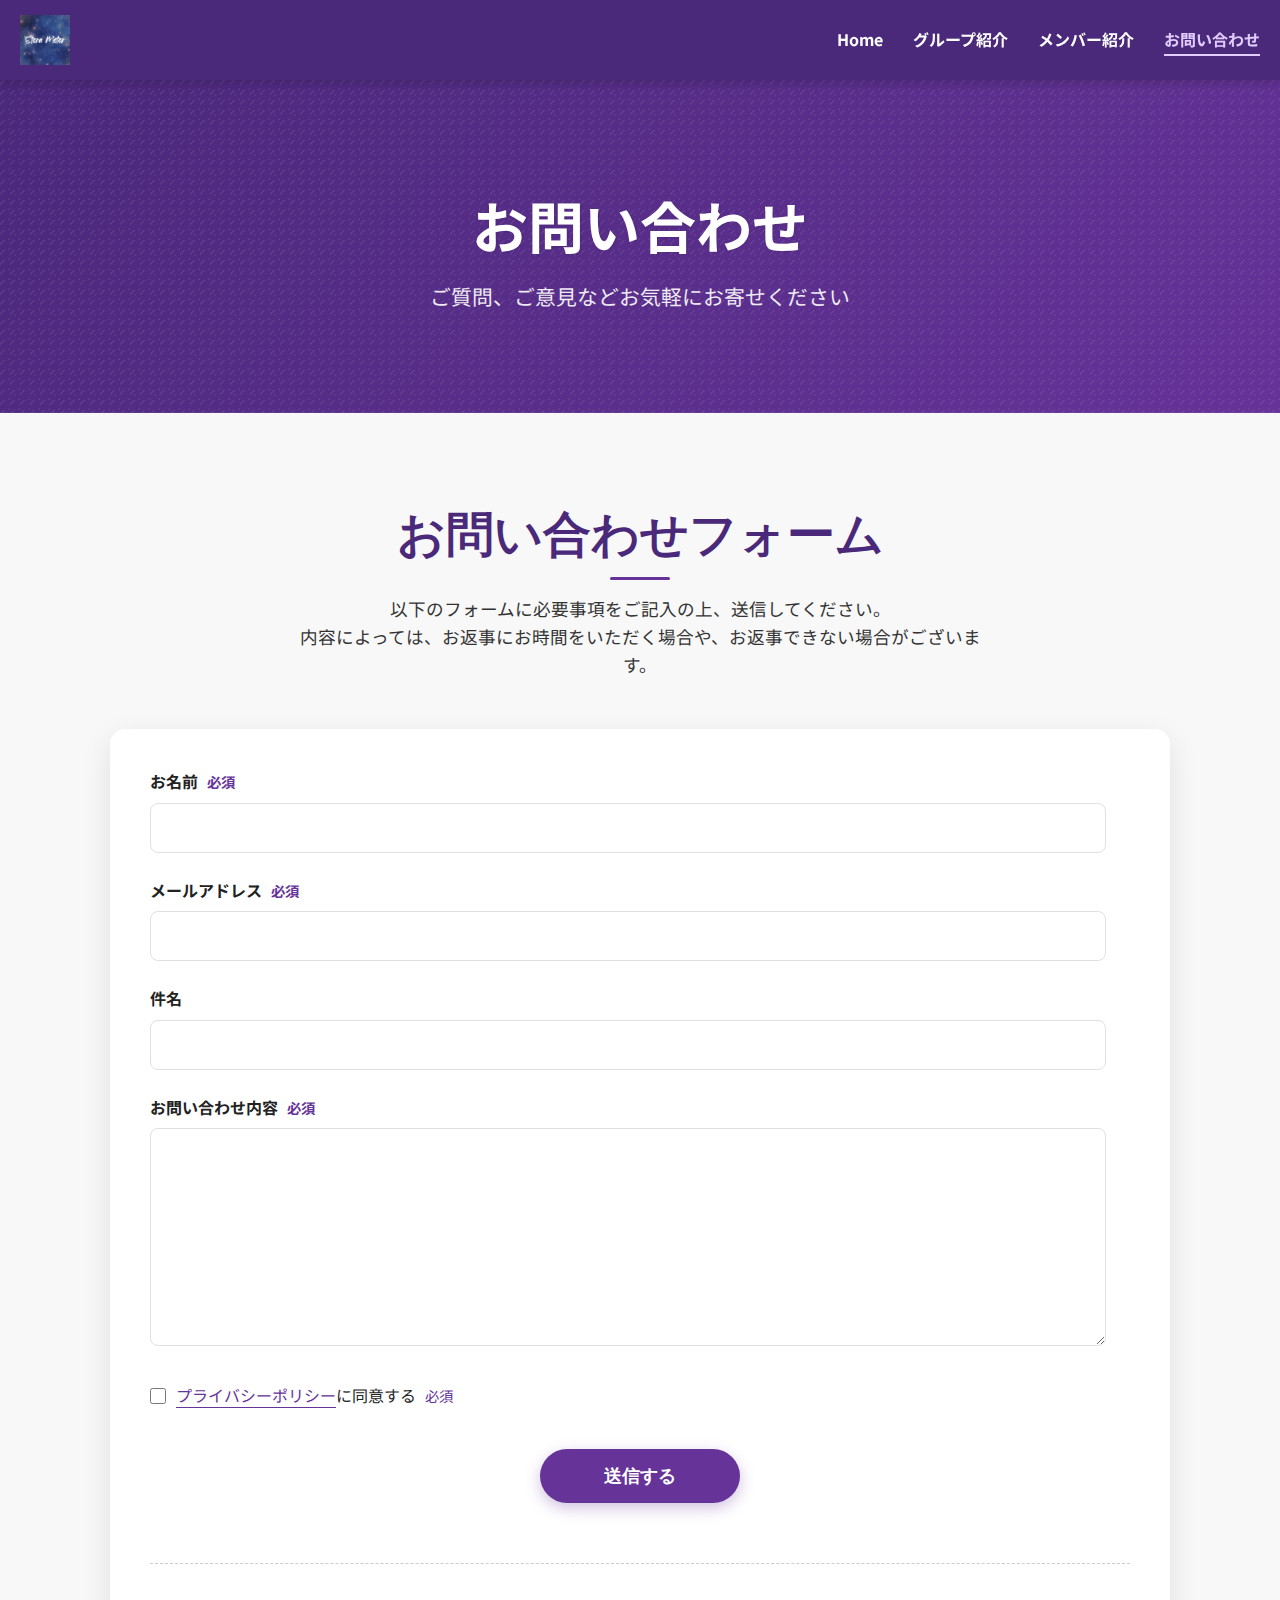
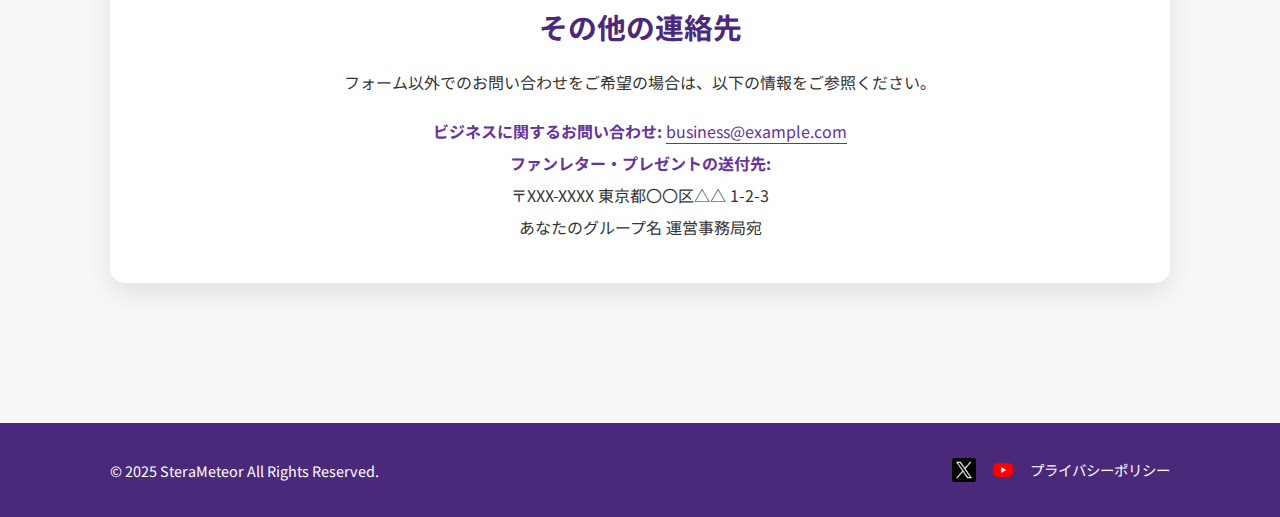
<file: contact.html>
<!DOCTYPE html>
<html lang="ja">
<head>
    <meta charset="UTF-8">
    <meta name="viewport" content="width=device-width, initial-scale=1.0">
    <title>お問い合わせ | SteraMeteor</title>
    <link rel="stylesheet" href="css/style.css">
    <link href="https://fonts.googleapis.com/css2?family=Noto+Sans+JP:wght@400;700&family=Playfair+Display:wght@700&display=swap" rel="stylesheet">
    <link rel="icon" href="images/common/favicon.png" type="image/png">
</head>
<body>

    <header>
        <div class="logo-area">
            <a href="index.html">
                <img src="images/common/logo.png" alt="グループ名 ロゴ">
            </a>
        </div>
        <nav>
            <ul>
                <li><a href="index.html">Home</a></li>
                <li><a href="about.html">グループ紹介</a></li>
                <li><a href="members.html">メンバー紹介</a></li>
                <li><a href="contact.html" class="active">お問い合わせ</a></li> </ul>
        </nav>
    </header>

    <main>
        <section class="hero-sub">
            <h1>お問い合わせ</h1>
            <p>ご質問、ご意見などお気軽にお寄せください</p>
        </section>

        <section class="contact-section">
            <div class="container">
                <h2 class="section-title fade-in-up">お問い合わせフォーム</h2>
                <p class="section-description fade-in-up">
                    以下のフォームに必要事項をご記入の上、送信してください。<br>
                    内容によっては、お返事にお時間をいただく場合や、お返事できない場合がございます。
                </p>
                <div class="content-box fade-in-up">
                    <div id="form-message" class="form-notification" style="display: none;"></div>

                    <form id="contactForm" class="contact-form">
                        <div class="form-group">
                            <label for="name">お名前 <span class="required">必須</span></label>
                            <input type="text" id="name" required>
                        </div>
                        <div class="form-group">
                            <label for="email">メールアドレス <span class="required">必須</span></label>
                            <input type="email" id="email" required>
                        </div>
                        <div class="form-group">
                            <label for="subject">件名</label>
                            <input type="text" id="subject">
                        </div>
                        <div class="form-group">
                            <label for="message">お問い合わせ内容 <span class="required">必須</span></label>
                            <textarea id="message" rows="8" required></textarea>
                        </div>

                        <div class="privacy-agreement">
                            <input type="checkbox" id="privacyConsent" required>
                            <label for="privacyConsent">
                                <a href="privacy.html" target="_blank">プライバシーポリシー</a>に同意する <span class="required">必須</span>
                            </label>
                        </div>

                        <button type="submit" class="submit-btn">送信する</button>
                    </form>

                    <div class="contact-info">
                        <h3>その他の連絡先</h3>
                        <p>フォーム以外でのお問い合わせをご希望の場合は、以下の情報をご参照ください。</p>
                        <ul>
                            <li><strong>ビジネスに関するお問い合わせ:</strong>
                                <a href="mailto:business@example.com">business@example.com</a></li>
                            <li><strong>ファンレター・プレゼントの送付先:</strong><br>
                                〒XXX-XXXX 東京都〇〇区△△ 1-2-3<br>
                                あなたのグループ名 運営事務局宛
                            </li>
                        </ul>
                    </div>
                </div>
            </div>
        </section>
    </main>

    <footer>
        <div class="container">
            <p>© 2025 SteraMeteor All Rights Reserved.</p>
            <div class="footer-sns">
                <a href="#" target="_blank" aria-label="X（旧Twitter）"><img src="images/common/icon-x.png" alt="Xアイコン"></a>
                <a href="#" target="_blank" aria-label="YouTube"><img src="images/common/icon-youtube.png" alt="YouTubeアイコン"></a>
                <a href="privacy.html" class="privacy-link">プライバシーポリシー</a>
            </div>
        </div>
    </footer>

    <script src="https://ajax.googleapis.com/ajax/libs/jquery/3.7.1/jquery.min.js"></script>
    <script src="js/script.js"></script>
</body>
</html>
</file>
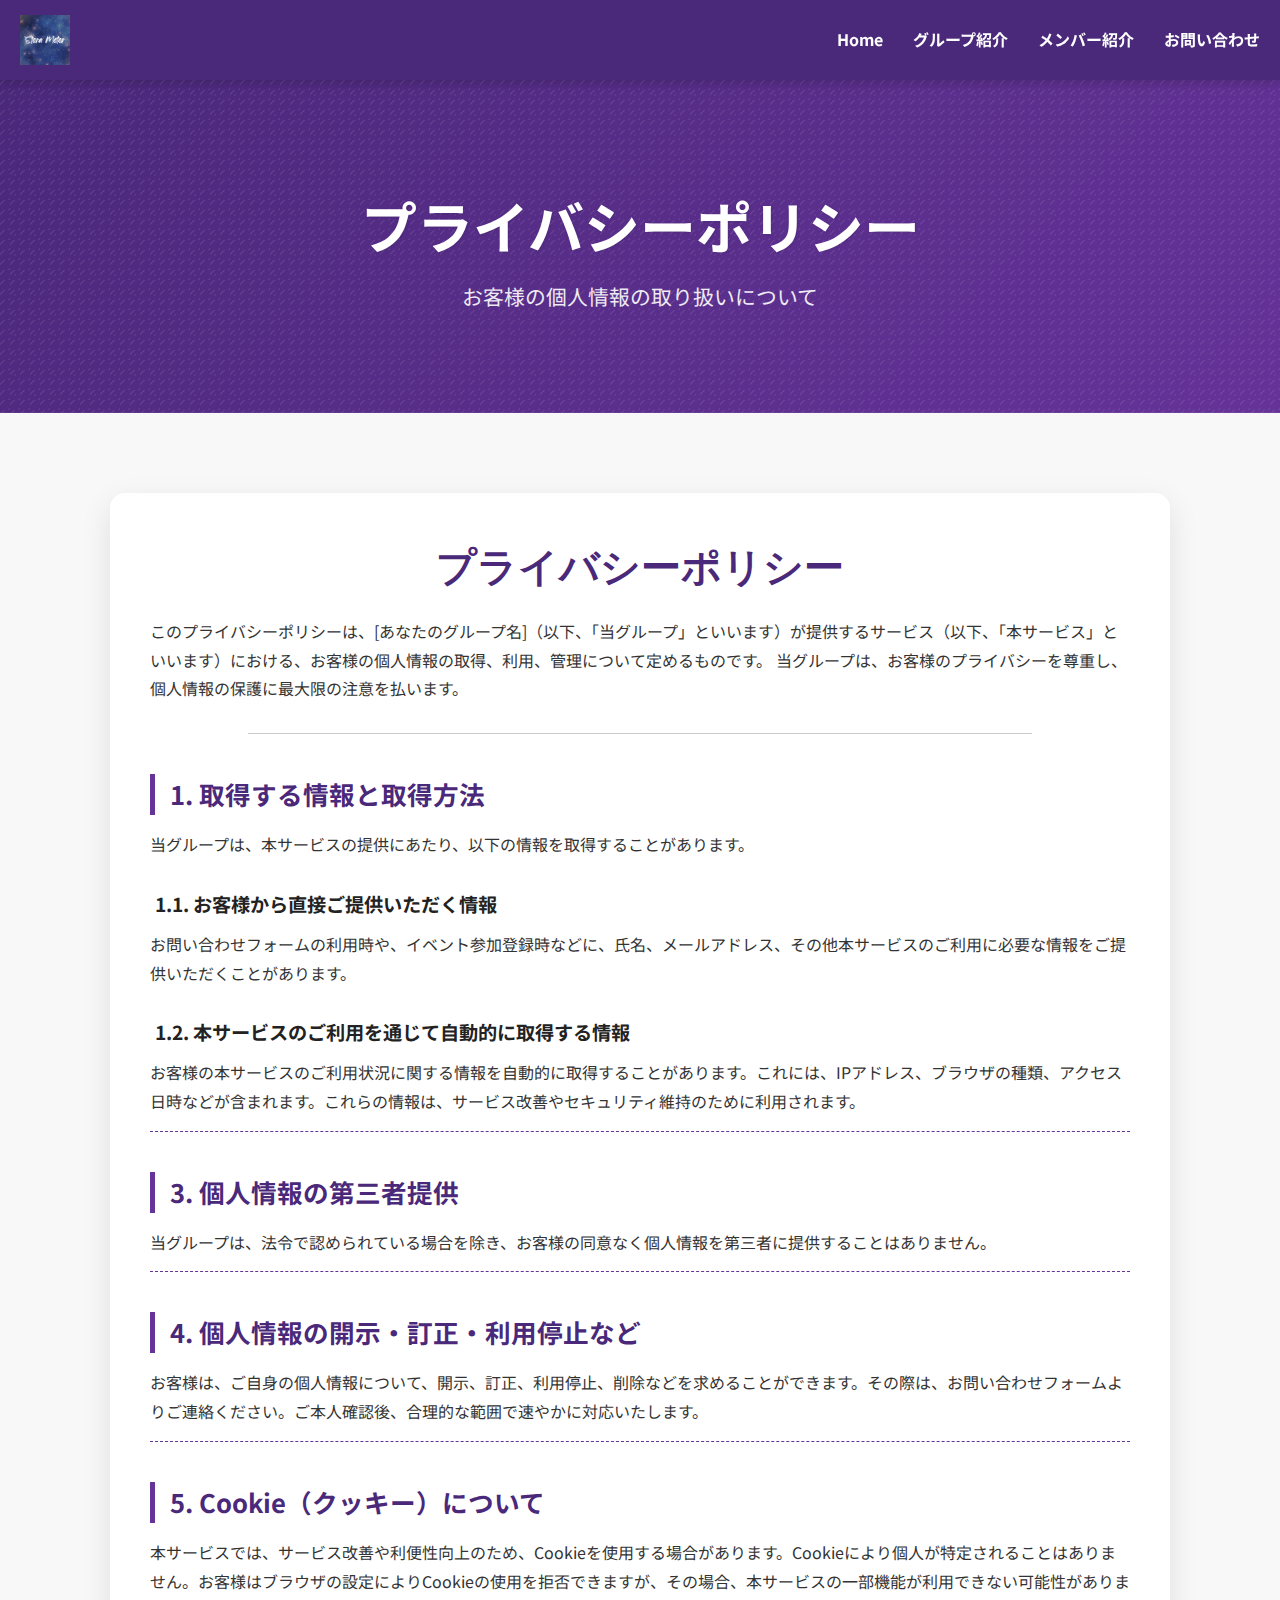
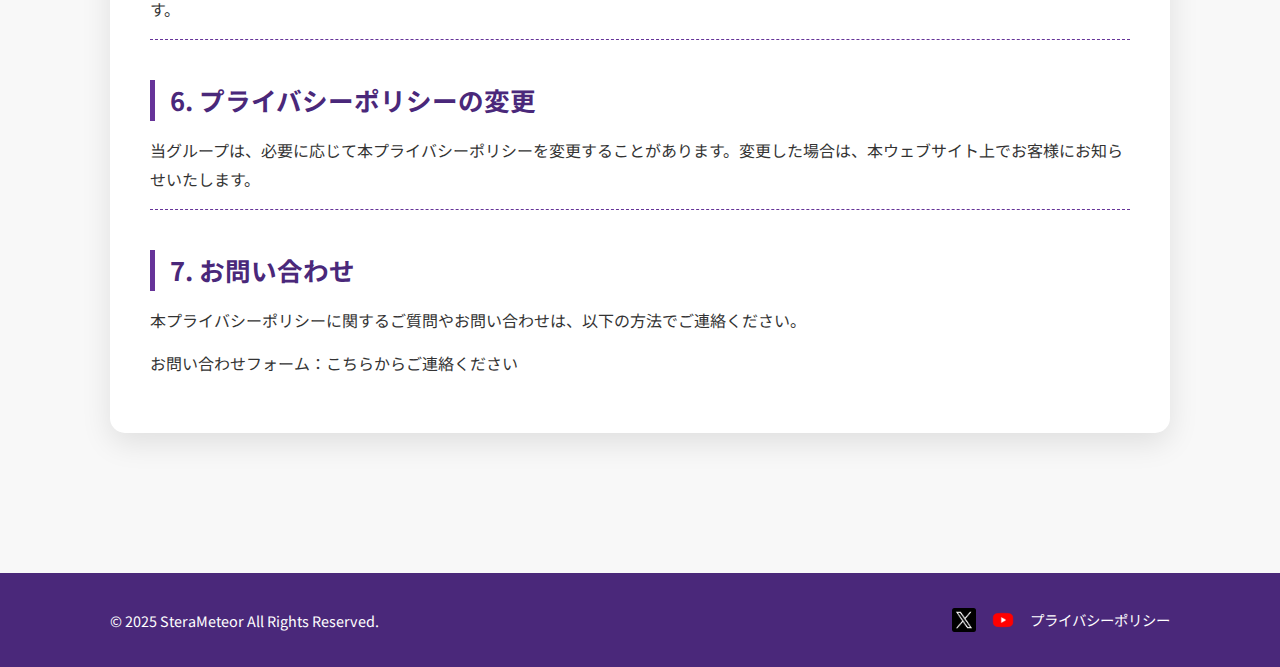
<file: privacy.html>
<!DOCTYPE html>
<html lang="ja">
<head>
    <meta charset="UTF-8">
    <meta name="viewport" content="width=device-width, initial-scale=1.0">
    <title>プライバシーポリシー | SteraMeteor</title>
    <link rel="stylesheet" href="css/style.css">
    <link href="https://fonts.googleapis.com/css2?family=Noto+Sans+JP:wght@400;700&family=Playfair+Display:wght@700&display=swap" rel="stylesheet">
    <link rel="icon" href="images/common/favicon.png" type="image/png">
</head>
<body>

    <header>
        <div class="logo-area">
            <a href="index.html">
                <img src="images/common/logo.png" alt="グループ名 ロゴ">
            </a>
        </div>
        <nav>
            <ul>
                <li><a href="index.html">Home</a></li>
                <li><a href="about.html">グループ紹介</a></li>
                <li><a href="members.html">メンバー紹介</a></li>
                <li><a href="contact.html">お問い合わせ</a></li> </ul>
        </nav>
    </header>

    <main>
        <section class="hero-sub">
            <h1>プライバシーポリシー</h1>
            <p>お客様の個人情報の取り扱いについて</p>
        </section>

        <section class="privacy-policy-section">
            <div class="container">
                <div class="content-box fade-in-up">
                    <h2 class="privacy-title">プライバシーポリシー</h2>
                    <p class="privacy-text">
                        このプライバシーポリシーは、[あなたのグループ名]（以下、「当グループ」といいます）が提供するサービス（以下、「本サービス」といいます）における、お客様の個人情報の取得、利用、管理について定めるものです。
                        当グループは、お客様のプライバシーを尊重し、個人情報の保護に最大限の注意を払います。
                    </p>
                    <div class="thin-hr"></div>

                    <h3 class="privacy-subtitle">1. 取得する情報と取得方法</h3>
                    <p class="privacy-text">
                        当グループは、本サービスの提供にあたり、以下の情報を取得することがあります。
                    </p>
                    <h4 class="privacy-sub-sub-title">1.1. お客様から直接ご提供いただく情報</h4>
                    <p class="privacy-text">
                        お問い合わせフォームの利用時や、イベント参加登録時などに、氏名、メールアドレス、その他本サービスのご利用に必要な情報をご提供いただくことがあります。
                    </p>
                    <h4 class="privacy-sub-sub-title">1.2. 本サービスのご利用を通じて自動的に取得する情報</h4>
                    <p class="privacy-text">
                        お客様の本サービスのご利用状況に関する情報を自動的に取得することがあります。これには、IPアドレス、ブラウザの種類、アクセス日時などが含まれます。これらの情報は、サービス改善やセキュリティ維持のために利用されます。
                    </p>
                    <div class="dotted-hr"></div>

                    <h3 class="privacy-subtitle">3. 個人情報の第三者提供</h3>
                    <p class="privacy-text">
                        当グループは、法令で認められている場合を除き、お客様の同意なく個人情報を第三者に提供することはありません。
                    </p>
                    <div class="dotted-hr"></div>

                    <h3 class="privacy-subtitle">4. 個人情報の開示・訂正・利用停止など</h3>
                    <p class="privacy-text">
                        お客様は、ご自身の個人情報について、開示、訂正、利用停止、削除などを求めることができます。その際は、お問い合わせフォームよりご連絡ください。ご本人確認後、合理的な範囲で速やかに対応いたします。
                    </p>
                    <div class="dotted-hr"></div>

                    <h3 class="privacy-subtitle">5. Cookie（クッキー）について</h3>
                    <p class="privacy-text">
                        本サービスでは、サービス改善や利便性向上のため、Cookieを使用する場合があります。Cookieにより個人が特定されることはありません。お客様はブラウザの設定によりCookieの使用を拒否できますが、その場合、本サービスの一部機能が利用できない可能性があります。
                    </p>
                    <div class="dotted-hr"></div>

                    <h3 class="privacy-subtitle">6. プライバシーポリシーの変更</h3>
                    <p class="privacy-text">
                        当グループは、必要に応じて本プライバシーポリシーを変更することがあります。変更した場合は、本ウェブサイト上でお客様にお知らせいたします。
                    </p>
                    <div class="dotted-hr"></div>

                    <h3 class="privacy-subtitle">7. お問い合わせ</h3>
                    <p class="privacy-text">
                        本プライバシーポリシーに関するご質問やお問い合わせは、以下の方法でご連絡ください。
                    </p>
                    <p class="privacy-text">
                        お問い合わせフォーム：<a href="contact.html">こちらからご連絡ください</a>
                    </p>
                </div>
            </div>
        </section>
    </main>

    <footer>
        <div class="container">
            <p>© 2025 SteraMeteor All Rights Reserved.</p>
            <div class="footer-sns">
                <a href="#" target="_blank" aria-label="X（旧Twitter）"><img src="images/common/icon-x.png" alt="Xアイコン"></a>
                <a href="#" target="_blank" aria-label="YouTube"><img src="images/common/icon-youtube.png" alt="YouTubeアイコン"></a>
                <a href="privacy.html" class="privacy-link">プライバシーポリシー</a>
            </div>
        </div>
    </footer>

    <script src="https://ajax.googleapis.com/ajax/libs/jquery/3.7.1/jquery.min.js"></script>
    <script src="js/script.js"></script>
</body>
</html>
</file>
<file: css/style.css>
/*
 * style.css - あなたのグループ名 公式サイト用CSS
 * 最終更新日: 2025年6月7日
 */

/* 0. CSS変数 (カラーパレットなど) */
:root {
    --main-purple: #663399; /* メインカラー (紫) */
    --dark-purple: #4a287a; /* 濃い紫 (ホバーや強調用) */
    --light-purple: #e0ccff; /* 薄い紫 (背景やアクセント用) */
    --text-color: #333333; /* 基本のテキスト色 */
    --heading-color: #222222; /* 見出しの色 */
    --white: #ffffff; /* 白 */
    --light-gray: #cccccc; /* 薄いグレー (区切り線など) */
    --light-gray-bg: #f8f8f8; /* セクション背景色 */
    --border-color: #e0e0e0; /* 入力欄のボーダー色 */
    --input-bg: #ffffff; /* 入力欄の背景色 */
    --shadow-light: rgba(0, 0, 0, 0.1); /* 薄い影 */
    --shadow-medium: rgba(0, 0, 0, 0.2); /* 中くらいの影 */

    /* 新しい幾何学模様の変数 */
    --geometric-pattern-color-1: rgba(255, 255, 255, 0.08); /* パターン1の色 (薄い白) */
    --geometric-pattern-color-2: rgba(255, 255, 255, 0.05); /* さらに薄い白 */

    /* フォームメッセージの色 */
    --success-bg: #d4edda; /* 成功時の背景色 */
    --success-text: #155724; /* 成功時の文字色 */
    --success-border: #c3e6cb;
    --error-bg: #f8d7da; /* エラー時の背景色 */
    --error-text: #721c24; /* エラー時の文字色 */
    --error-border: #f5c6cb;
}

/* 1. 全体設定とリセット */
*, *::before, *::after {
    box-sizing: border-box;
    margin: 0;
    padding: 0;
}

html {
    scroll-behavior: smooth; /* スムーズスクロールを有効に */
}

body {
    font-family: 'Noto Sans JP', sans-serif;
    line-height: 1.6;
    color: var(--text-color);
    background-color: var(--light-gray-bg); /* 全体の背景色 */
}

a {
    text-decoration: none;
    color: inherit;
}

img {
    max-width: 100%;
    height: auto;
    display: block;
}

.container {
    max-width: 1100px;
    margin: 0 auto;
    padding: 0 20px;
}

/* --- 新しく追加するボックスデザインのクラス --- */
.content-box {
    background-color: var(--white); /* 白い背景 */
    border-radius: 15px; /* 角を丸める */
    box-shadow: 0 10px 30px var(--shadow-light); /* 影をつける */
    padding: 40px; /* 内側の余白 */
    margin-bottom: 60px; /* 下方向のマージン */
}
/* コンテナの中央配置と幅制限を content-box に移す場合 */
.content-box.container {
    max-width: 900px; /* コンテンツボックスの最大幅 */
    /* paddingはデフォルトで適用されるので、ここでは上書きしない */
}
/* content-box が container クラスと併用される場合、container のパディングを上書き */
.content-box.container:not([class*="padding-"]) {
    padding-left: 40px;
    padding-right: 40px;
}


/* 2. ヘッダー */
header {
    background-color: var(--dark-purple);
    color: var(--white);
    padding: 15px 0;
    display: flex;
    justify-content: space-between;
    align-items: center;
    position: sticky;
    top: 0;
    z-index: 1000;
    box-shadow: 0 2px 10px var(--shadow-medium);
}

header .logo-area {
    padding-left: 20px;
}

header .logo-area img {
    height: 50px; /* ロゴの高さ */
}

header nav ul {
    list-style: none;
    display: flex;
    padding-right: 20px;
}

header nav ul li {
    margin-left: 30px;
}

header nav ul li a {
    color: var(--white);
    font-weight: 700;
    padding: 5px 0;
    position: relative;
    transition: color 0.3s ease;
}

header nav ul li a::after {
    content: '';
    position: absolute;
    left: 0;
    bottom: 0;
    width: 0;
    height: 2px;
    background-color: var(--light-purple);
    transition: width 0.3s ease;
}

header nav ul li a:hover::after,
header nav ul li a.active::after {
    width: 100%;
}

header nav ul li a:hover {
    color: var(--light-purple);
}

header nav ul li a.active {
    color: var(--light-purple);
}

/* 3. ヒーローセクション (トップページ) */
.hero-section {
    /* 幾何学模様 1: 斜めストライプ */
    background:
        repeating-linear-gradient(
            -45deg,
            var(--geometric-pattern-color-1) 0,
            var(--geometric-pattern-color-1) 2px,
            transparent 2px,
            transparent 10px
        ),
        /* 幾何学模様 2: ドット */
        radial-gradient(
            circle at center,
            var(--geometric-pattern-color-2) 1px,
            transparent 1px
        ),
        /* メインのグラデーション */
        linear-gradient(135deg, var(--dark-purple) 0%, var(--main-purple) 100%);
    background-size:
        10px 10px, /* 斜めストライプのサイズ */
        20px 20px, /* ドットのサイズ */
        cover; /* グラデーションのサイズ */
    background-position:
        0 0, /* パターン1の開始位置 */
        5px 5px, /* パターン2の開始位置 (ずらすことで重なりを調整) */
        center center; /* グラデーションの開始位置 */
    color: var(--white);
    text-align: center;
    padding: 150px 20px;
    display: flex;
    flex-direction: column;
    justify-content: center;
    align-items: center;
    min-height: 600px;
    position: relative;
}

.hero-content {
    position: relative;
    z-index: 2;
}

.hero-content h1 {
    font-family: 'Playfair Display', serif;
    font-size: 4.5em;
    margin-bottom: 20px;
    letter-spacing: 2px;
    text-shadow: 2px 2px 5px var(--shadow-medium);
}

.hero-content .tagline {
    font-size: 1.8em;
    margin-bottom: 40px;
    opacity: 0.9;
    text-shadow: 1px 1px 3px var(--shadow-medium);
}

.hero-buttons {
    display: flex;
    gap: 20px;
    justify-content: center;
}

/* ボタンの共通スタイル */
.btn {
    display: inline-block;
    padding: 15px 30px;
    border-radius: 50px;
    font-weight: 700;
    transition: all 0.3s ease;
    text-align: center;
    white-space: nowrap; /* テキストの折り返しを防ぐ */
}

.btn.primary-btn {
    background-color: var(--main-purple);
    color: var(--white);
    border: 2px solid var(--main-purple);
    box-shadow: 0 5px 15px rgba(102, 51, 153, 0.3);
}

.btn.primary-btn:hover {
    background-color: var(--dark-purple);
    border-color: var(--dark-purple);
    transform: translateY(-3px);
    box-shadow: 0 8px 20px rgba(102, 51, 153, 0.4);
}

.btn.secondary-btn {
    background-color: transparent;
    color: var(--white);
    border: 2px solid var(--white);
    box-shadow: 0 5px 15px rgba(255, 255, 255, 0.1);
}

.btn.secondary-btn:hover {
    background-color: var(--white);
    color: var(--dark-purple);
    transform: translateY(-3px);
    box-shadow: 0 8px 20px rgba(255, 255, 255, 0.2);
}

/* 4. セクション共通スタイル */
.section-title {
    font-family: 'Playfair Display', serif;
    font-size: 3em;
    color: var(--dark-purple);
    text-align: center;
    margin-bottom: 15px;
    position: relative;
    padding-bottom: 10px;
}

.section-title::after {
    content: '';
    position: absolute;
    left: 50%;
    bottom: 0;
    transform: translateX(-50%);
    width: 60px;
    height: 3px;
    background-color: var(--main-purple);
    border-radius: 2px;
}

.section-description {
    font-size: 1.1em;
    color: var(--text-color);
    text-align: center;
    margin-bottom: 50px;
    max-width: 700px;
    margin-left: auto;
    margin-right: auto;
}

/* 5. About Us サマリー (トップページ) */
/* このセクション全体をボックスに含めるので、元の背景やパディングは調整 */
.about-us-summary {
    background-color: var(--light-gray-bg); /* ボックスの周囲の背景色 */
    padding: 80px 0 20px; /* 上下のパディング調整 */
    text-align: center;
}

.about-us-summary .about-content {
    display: flex;
    align-items: center;
    gap: 40px;
    margin-top: 50px;
}

.about-us-summary .about-text {
    flex: 1;
    text-align: left;
}

.about-us-summary .about-text p {
    font-size: 1.1em;
    line-height: 1.8;
    margin-bottom: 20px;
}

.about-us-summary .about-image {
    flex: 1;
    min-width: 300px; /* 画像の最小幅を設定 */
}

.about-us-summary .about-image img {
    border-radius: 15px;
    box-shadow: 0 10px 20px var(--shadow-light);
}

.btn.read-more-btn {
    margin-top: 20px;
}

/* 6. 最新動画セクション (トップページ) */
/* このセクション全体をボックスに含めるので、元の背景やパディングは調整 */
.latest-videos {
    background-color: var(--light-gray-bg); /* ボックスの周囲の背景色 */
    padding: 20px 0 20px; /* 上下のパディング調整 */
    text-align: center;
}

.latest-videos .video-grid {
    display: grid;
    grid-template-columns: repeat(auto-fit, minmax(300px, 1fr));
    gap: 30px;
    margin-top: 50px;
}

.latest-videos .video-item {
    background-color: var(--white); /* video-item自体はボックスではないので、白背景に */
    border-radius: 15px;
    box-shadow: 0 5px 15px var(--shadow-light);
    overflow: hidden;
    padding: 20px;
    text-align: left;
    transition: transform 0.3s ease, box-shadow 0.3s ease;
}

.latest-videos .video-item:hover {
    transform: translateY(-5px);
    box-shadow: 0 8px 25px var(--shadow-medium);
}

.latest-videos .video-item iframe {
    width: 100%;
    height: 180px; /* iframeの高さ調整 */
    border-radius: 10px;
    margin-bottom: 15px;
}

.latest-videos .video-item h3 {
    font-size: 1.3em;
    color: var(--heading-color);
    margin-bottom: 10px;
    line-height: 1.4;
}

.latest-videos .video-item p {
    font-size: 0.9em;
    color: var(--text-color);
    margin-bottom: 15px;
}

.latest-videos .video-item .watch-btn {
    display: inline-block;
    background-color: var(--main-purple);
    color: var(--white);
    padding: 8px 15px;
    border-radius: 25px;
    font-size: 0.9em;
    font-weight: 700;
    transition: background-color 0.3s ease;
}

.latest-videos .video-item .watch-btn:hover {
    background-color: var(--dark-purple);
}

.latest-videos .all-videos-link {
    margin-top: 60px;
}

/* 7. ニュース & イベントセクション (トップページ) */
/* このセクション全体をボックスに含めるので、元の背景やパディングは調整 */
.news-events {
    background-color: var(--light-gray-bg); /* ボックスの周囲の背景色 */
    padding: 20px 0 80px; /* 上下のパディング調整 */
    text-align: center;
}

.news-events .news-list {
    margin-top: 50px;
    max-width: 700px; /* ニュースリストの幅は維持 */
    margin-left: auto;
    margin-right: auto;
}

.news-events .news-item {
    display: flex;
    align-items: center;
    padding: 15px 0;
    border-bottom: 1px solid var(--light-gray);
    text-align: left;
}

.news-events .news-item:last-child {
    border-bottom: none;
}

.news-events .news-date {
    font-size: 0.9em;
    color: var(--text-color);
    min-width: 100px; /* 日付の幅を固定 */
    flex-shrink: 0;
}

.news-events .news-item a {
    font-size: 1.1em;
    color: var(--heading-color);
    margin-left: 20px;
    transition: color 0.3s ease;
}

.news-events .news-item a:hover {
    color: var(--main-purple);
}

.news-events .all-news-link {
    margin-top: 60px;
}

/* 8. フッター */
footer {
    background-color: var(--dark-purple);
    color: var(--white);
    padding: 30px 0;
    text-align: center;
    font-size: 0.9em;
}

footer .container {
    display: flex;
    justify-content: space-between;
    align-items: center;
    flex-wrap: wrap; /* レスポンシブ対応 */
}

footer p {
    margin: 5px 0;
}

footer p a {
    transition: color 0.3s ease;
}

footer p a:hover {
    color: var(--light-purple);
}

footer .footer-sns {
    display: flex;
    gap: 15px;
    margin: 5px 0;
}

footer .footer-sns img {
    height: 24px;
    width: 24px;
    transition: transform 0.3s ease;
}

footer .footer-sns a:hover img {
    transform: translateY(-2px);
}


/* 9. サブページヒーロー (About, Members, Privacy, Contact 共通) */
.hero-sub {
    /* 幾何学模様 1: 斜めストライプ */
    background:
        repeating-linear-gradient(
            -45deg,
            var(--geometric-pattern-color-1) 0,
            var(--geometric-pattern-color-1) 2px,
            transparent 2px,
            transparent 10px
        ),
        /* 幾何学模様 2: ドット */
        radial-gradient(
            circle at center,
            var(--geometric-pattern-color-2) 1px,
            transparent 1px
        ),
        /* メインのグラデーション */
        linear-gradient(135deg, var(--dark-purple) 0%, var(--main-purple) 100%);
    background-size:
        10px 10px, /* 斜めストライプのサイズ */
        20px 20px, /* ドットのサイズ */
        cover; /* グラデーションのサイズ */
    background-position:
        0 0, /* パターン1の開始位置 */
        5px 5px, /* パターン2の開始位置 (ずらすことで重なりを調整) */
        center center; /* グラデーションの開始位置 */
    color: var(--white);
    text-align: center;
    padding: 100px 20px;
    margin-bottom: 60px;
}
.hero-sub h1 {
    font-size: 3.5em;
    margin-bottom: 10px;
    text-shadow: 1px 1px 3px var(--shadow-light);
}
.hero-sub p {
    font-size: 1.3em;
    opacity: 0.9;
}

/* 10. グループ紹介ページ (about.html) */
.about-detail-section {
    background-color: var(--light-gray-bg); /* ボックスの周囲の背景色 */
    padding: 20px 0 80px; /* 上下のパディング調整 */
}

.about-block {
    margin-bottom: 80px;
}

.about-block:last-child {
    margin-bottom: 0;
}

.about-heading {
    font-family: 'Playfair Display', serif;
    font-size: 2.2em;
    color: var(--dark-purple);
    text-align: center;
    margin-bottom: 40px;
    position: relative;
    padding-bottom: 10px;
}

.about-heading::after {
    content: '';
    position: absolute;
    left: 50%;
    bottom: 0;
    transform: translateX(-50%);
    width: 50px;
    height: 2px;
    background-color: var(--main-purple);
    border-radius: 1px;
}

.about-flex {
    display: flex;
    align-items: center;
    gap: 40px;
}

.about-flex.reverse {
    flex-direction: row-reverse; /* 画像とテキストを逆順に */
}

.about-text-content {
    flex: 1;
    text-align: left;
}

.about-text-content p {
    font-size: 1.05em;
    line-height: 1.8;
    margin-bottom: 20px;
}

.about-text-content ul {
    list-style: none;
    padding-left: 0;
    margin-bottom: 20px;
}

.about-text-content ul li {
    position: relative;
    padding-left: 25px;
    margin-bottom: 10px;
    font-size: 1.05em;
    line-height: 1.6;
}

.about-text-content ul li::before {
    content: '★'; /* アイコンの代わりに星 */
    color: var(--main-purple);
    position: absolute;
    left: 0;
    top: 0;
    font-size: 0.9em;
}

.about-image-content {
    flex: 1;
    min-width: 350px;
}

.about-image-content img {
    border-radius: 15px;
    box-shadow: 0 8px 25px var(--shadow-light);
}

/* 11. メンバー紹介ページ (members.html) */
.members-grid-section {
    background-color: var(--light-gray-bg); /* ボックスの周囲の背景色 */
    padding: 20px 0 80px; /* 上下のパディング調整 */
    text-align: center;
}

.members-grid {
    display: grid;
    grid-template-columns: repeat(auto-fit, minmax(280px, 1fr));
    gap: 40px;
    margin-top: 50px;
}

.member-card {
    background-color: var(--white);
    border-radius: 15px;
    box-shadow: 0 8px 25px var(--shadow-light);
    padding: 30px;
    text-align: center;
    transition: transform 0.3s ease, box-shadow 0.3s ease;
}

.member-card:hover {
    transform: translateY(-8px);
    box-shadow: 0 12px 35px var(--shadow-medium);
}

.member-photo {
    width: 150px;
    height: 150px;
    border-radius: 50%;
    overflow: hidden;
    margin: 0 auto 20px;
    border: 4px solid var(--main-purple); /* 円形ボーダー */
    box-shadow: 0 0 0 6px rgba(102, 51, 153, 0.2); /* 外側のリング影 */
}

.member-photo img {
    width: 100%;
    height: 100%;
    object-fit: cover;
}

.member-name {
    font-family: 'Playfair Display', serif;
    font-size: 1.8em;
    color: var(--dark-purple);
    margin-bottom: 8px;
}

.member-role {
    font-size: 1em;
    color: var(--main-purple);
    font-weight: 700;
    margin-bottom: 15px;
}

.member-bio {
    font-size: 0.95em;
    line-height: 1.7;
    color: var(--text-color);
    margin-bottom: 25px;
}

.member-sns {
    display: flex;
    justify-content: center;
    gap: 15px;
}

.member-sns img {
    height: 28px;
    width: 28px;
    transition: transform 0.3s ease;
}

.member-sns a:hover img {
    transform: scale(1.1);
}

/* 12. プライバシーポリシーページ (privacy.html) */
.privacy-policy-section {
    background-color: var(--light-gray-bg); /* ボックスの周囲の背景色 */
    padding: 20px 0 80px; /* 上下のパディング調整 */
}

.privacy-title {
    font-family: 'Playfair Display', serif;
    font-size: 2.5em;
    color: var(--dark-purple);
    text-align: center;
    margin-bottom: 20px;
    position: relative;
}
.thin-hr {
    border: 0;
    border-top: 1px solid var(--light-gray);
    margin: 30px auto;
    width: 80%;
}

.privacy-subtitle {
    font-size: 1.6em;
    color: var(--dark-purple);
    margin-top: 40px;
    margin-bottom: 15px;
    border-left: 5px solid var(--main-purple);
    padding-left: 15px;
}

.privacy-sub-sub-title {
    font-size: 1.2em;
    color: var(--heading-color);
    margin-top: 30px;
    margin-bottom: 10px;
    padding-left: 5px;
}

.dotted-hr {
    border: 0;
    border-top: 1px dashed var(--main-purple);
    margin: 15px 0;
}

.privacy-text {
    font-size: 1em;
    line-height: 1.8;
    color: var(--text-color);
    margin-bottom: 15px;
}

/* 13. お問い合わせページ (contact.html) - 新規追加または上書き */
.contact-section {
    background-color: var(--light-gray-bg); /* ボックスの周囲の背景色 */
    padding: 20px 0 80px; /* 上下のパディング調整 */
}

/* フォームのスタイル */
.contact-form .form-group {
    margin-bottom: 25px;
}

.contact-form label {
    display: block;
    font-weight: 700;
    margin-bottom: 8px;
    color: var(--heading-color);
}

.contact-form label .required {
    color: var(--main-purple);
    font-size: 0.9em;
    margin-left: 5px;
}

.contact-form input[type="text"],
.contact-form input[type="email"],
.contact-form textarea {
    width: calc(100% - 24px); /* パディングとボーダーを考慮した幅 */
    padding: 12px;
    border: 1px solid var(--border-color);
    border-radius: 8px;
    font-size: 1em;
    font-family: 'Noto Sans JP', sans-serif;
    transition: border-color 0.3s ease, box-shadow 0.3s ease;
    background-color: var(--input-bg);
}

.contact-form input[type="text"]:focus,
.contact-form input[type="email"]:focus,
.contact-form textarea:focus {
    border-color: var(--main-purple);
    outline: none;
    box-shadow: 0 0 8px rgba(102, 51, 153, 0.4);
}

.contact-form textarea {
    resize: vertical; /* 縦方向のみリサイズ可能 */
}

.privacy-agreement {
    display: flex;
    align-items: center;
    margin-top: 30px;
    margin-bottom: 30px;
}
.privacy-agreement input[type="checkbox"] {
    margin-right: 10px;
    min-width: 16px; /* チェックボックスの最小幅 */
    min-height: 16px; /* チェックボックスの最小高さ */
    accent-color: var(--main-purple); /* チェックボックスの色をブランドカラーに */
    cursor: pointer;
}
.privacy-agreement label {
    display: inline; /* チェックボックスの横に表示 */
    margin-bottom: 0;
    font-weight: 400; /* 通常の太さ */
}
.privacy-agreement label a {
    color: var(--main-purple);
    text-decoration: none;
    border-bottom: 1px solid var(--main-purple);
    transition: color 0.3s ease, border-color 0.3s ease;
}
.privacy-agreement label a:hover {
    color: var(--dark-purple);
    border-bottom-color: var(--dark-purple);
}

.contact-form .submit-btn {
    display: block;
    width: 200px; /* 固定幅 */
    padding: 15px 25px;
    margin: 40px auto 0; /* 中央寄せと上部の余白 */
    background-color: var(--main-purple);
    color: var(--white);
    border: none;
    border-radius: 50px; /* 丸いボタン */
    font-size: 1.1em;
    font-weight: 700;
    cursor: pointer;
    transition: background-color 0.3s ease, transform 0.2s ease, box-shadow 0.3s ease;
    box-shadow: 0 5px 15px rgba(102, 51, 153, 0.3); /* 影 */
}

.contact-form .submit-btn:hover {
    background-color: var(--dark-purple);
    transform: translateY(-2px);
    box-shadow: 0 8px 20px rgba(102, 51, 153, 0.4);
}

/* フォーム送信後のメッセージ表示エリア */
.form-notification {
    margin-top: 30px;
    margin-bottom: 30px;
    padding: 15px;
    border-radius: 8px;
    text-align: center;
    font-weight: bold;
    border: 1px solid; /* 色はJSでクラスによって変更 */
    display: none; /* 初期状態では非表示 */
}

.form-notification.success-message {
    background-color: var(--success-bg);
    color: var(--success-text);
    border-color: var(--success-border);
}

.form-notification.error-message {
    background-color: var(--error-bg);
    color: var(--error-text);
    border-color: var(--error-border);
}


.contact-info {
    margin-top: 60px;
    padding-top: 40px;
    border-top: 1px dashed var(--light-gray);
    text-align: center;
}
.contact-info h3 {
    font-size: 1.8em;
    color: var(--dark-purple);
    margin-bottom: 20px;
}
.contact-info p {
    font-size: 1em;
    line-height: 1.6;
    color: var(--text-color);
    margin-bottom: 20px;
}
.contact-info ul {
    list-style: none;
    padding: 0;
    margin: 0;
}
.contact-info ul li {
    font-size: 1em;
    line-height: 2;
    color: var(--text-color);
}
.contact-info ul li strong {
    color: var(--main-purple);
}
.contact-info ul li a {
    color: var(--main-purple);
    text-decoration: none;
    border-bottom: 1px solid var(--main-purple);
}
.contact-info ul li a:hover {
    color: var(--dark-purple);
    border-bottom-color: var(--dark-purple);
}

/* --- アニメーション設定 --- */
/* アニメーションの初期状態: 透明で少し下に移動 */
.fade-in-up {
    opacity: 0;
    transform: translateY(20px);
    transition: opacity 0.8s ease-out, transform 0.8s ease-out; /* アニメーションの時間とイージング */
}

/* シンプルなフェードイン */
.fade-in {
    opacity: 0;
    transition: opacity 1s ease-out;
}

/* アニメーションが適用された後の状態 (JavaScriptでクラスが付与される) */
.fade-in-up.is-animated,
.fade-in.is-animated {
    opacity: 1;
    transform: translateY(0); /* 元の位置に戻る */
}

/* ヒーローセクションの遅延アニメーション (CSSのみ) */
/* hero-contentの子要素に適用することで、順番にアニメーション */
.hero-content h1.fade-in-up {
    transition-delay: 0s;
}
.hero-content .tagline.fade-in-up {
    transition-delay: 0.2s; /* 0.2秒遅れて開始 */
}
.hero-content .hero-buttons.fade-in-up {
    transition-delay: 0.4s; /* 0.4秒遅れて開始 */
}


/* 14. レスポンシブデザイン */
@media (max-width: 992px) {
    .hero-content h1 {
        font-size: 3.5em;
    }
    .hero-content .tagline {
        font-size: 1.5em;
    }
    /* content-box のパディングを調整 */
    .content-box {
        padding: 30px;
    }
    .content-box.container {
        padding-left: 30px; /* content-boxと併用時の左右パディング */
        padding-right: 30px;
    }
    .about-us-summary .about-content {
        flex-direction: column;
    }
    .about-us-summary .about-image {
        order: -1; /* 画像を上部に移動 */
        margin-bottom: 30px;
    }
    .about-detail-section .about-flex {
        flex-direction: column;
    }
    .about-detail-section .about-flex.reverse {
        flex-direction: column;
    }
    .about-detail-section .about-image-content {
        order: -1;
        margin-bottom: 30px;
    }
    .about-detail-section .about-text-content {
        text-align: center;
    }
    .about-detail-section .about-text-content ul {
        text-align: left;
        max-width: 500px;
        margin: 0 auto 20px;
    }

    /* お問い合わせフォームの入力欄の幅を調整 */
    .contact-form input[type="text"],
    .contact-form input[type="email"],
    .contact-form textarea {
        width: calc(100% - 20px); /* 画面幅が小さくなるので少しパディングを減らす */
    }
}

@media (max-width: 768px) {
    header {
        flex-direction: column;
        padding: 10px 0;
    }
    header .logo-area {
        padding-left: 0;
        margin-bottom: 10px;
    }
    header nav ul {
        padding-right: 0;
        justify-content: center;
        flex-wrap: wrap;
    }
    header nav ul li {
        margin: 0 15px 5px;
    }
    .hero-section {
        padding: 100px 15px;
        min-height: 500px;
    }
    .hero-content h1 {
        font-size: 2.8em;
    }
    .hero-content .tagline {
        font-size: 1.2em;
    }
    .hero-buttons {
        flex-direction: column;
        gap: 15px;
    }
    .btn {
        width: 80%;
        margin: 0 auto;
    }
    .section-title {
        font-size: 2.2em;
    }
    .section-description {
        font-size: 1em;
        margin-bottom: 30px;
    }
    /* content-box のパディングをさらに調整 */
    .content-box {
        padding: 25px;
        margin-bottom: 40px; /* マージンも調整 */
    }
    .content-box.container {
        padding-left: 25px;
        padding-right: 25px;
    }
    .latest-videos .video-grid {
        grid-template-columns: 1fr;
        gap: 25px;
    }
    .latest-videos .video-item iframe {
        height: 200px;
    }
    .news-events .news-item {
        flex-direction: column;
        align-items: flex-start;
        text-align: left;
    }
    .news-events .news-date {
        margin-bottom: 5px;
    }
    .news-events .news-item a {
        margin-left: 0;
    }
    footer .container {
        flex-direction: column;
    }
    footer p, footer .footer-sns {
        margin: 10px 0;
    }

    /* プライバシーポリシーページ */
    .privacy-title {
        font-size: 2em;
    }
    .privacy-subtitle {
        font-size: 1.4em;
    }
    .privacy-sub-sub-title {
        font-size: 1.1em;
    }

    /* お問い合わせページ */
    .contact-form .submit-btn {
        width: 100%;
        font-size: 1em;
        padding: 12px 20px;
    }
    .privacy-agreement {
        flex-direction: column;
        align-items: flex-start;
    }
    .privacy-agreement input[type="checkbox"] {
        margin-bottom: 10px;
    }
    .privacy-agreement label {
        display: block; /* チェックボックスの下にラベルが来るように */
    }
}

/* さらに小さい画面 (スマホ横向きなど) */
@media (max-width: 480px) {
    .hero-content h1 {
        font-size: 2.2em;
    }
    .hero-content .tagline {
        font-size: 1em;
    }
    .btn {
        width: 95%;
        padding: 12px 20px;
    }
    .section-title {
        font-size: 1.8em;
    }
    .latest-videos .video-item iframe {
        height: 160px;
    }
    .content-box {
        padding: 20px;
    }
    .content-box.container {
        padding-left: 20px;
        padding-right: 20px;
    }
    /* お問い合わせフォームの入力欄の幅をさらに調整 */
    .contact-form input[type="text"],
    .contact-form input[type="email"],
    .contact-form textarea {
        width: 100%; /* フル幅に */
        padding: 10px; /* パディングも少し減らす */
    }
    /* 必須マークの表示を調整 */
    .contact-form label .required {
        display: inline-block; /* 小さな画面でも横並びに */
        margin-left: 5px;
    }
}
</file>
